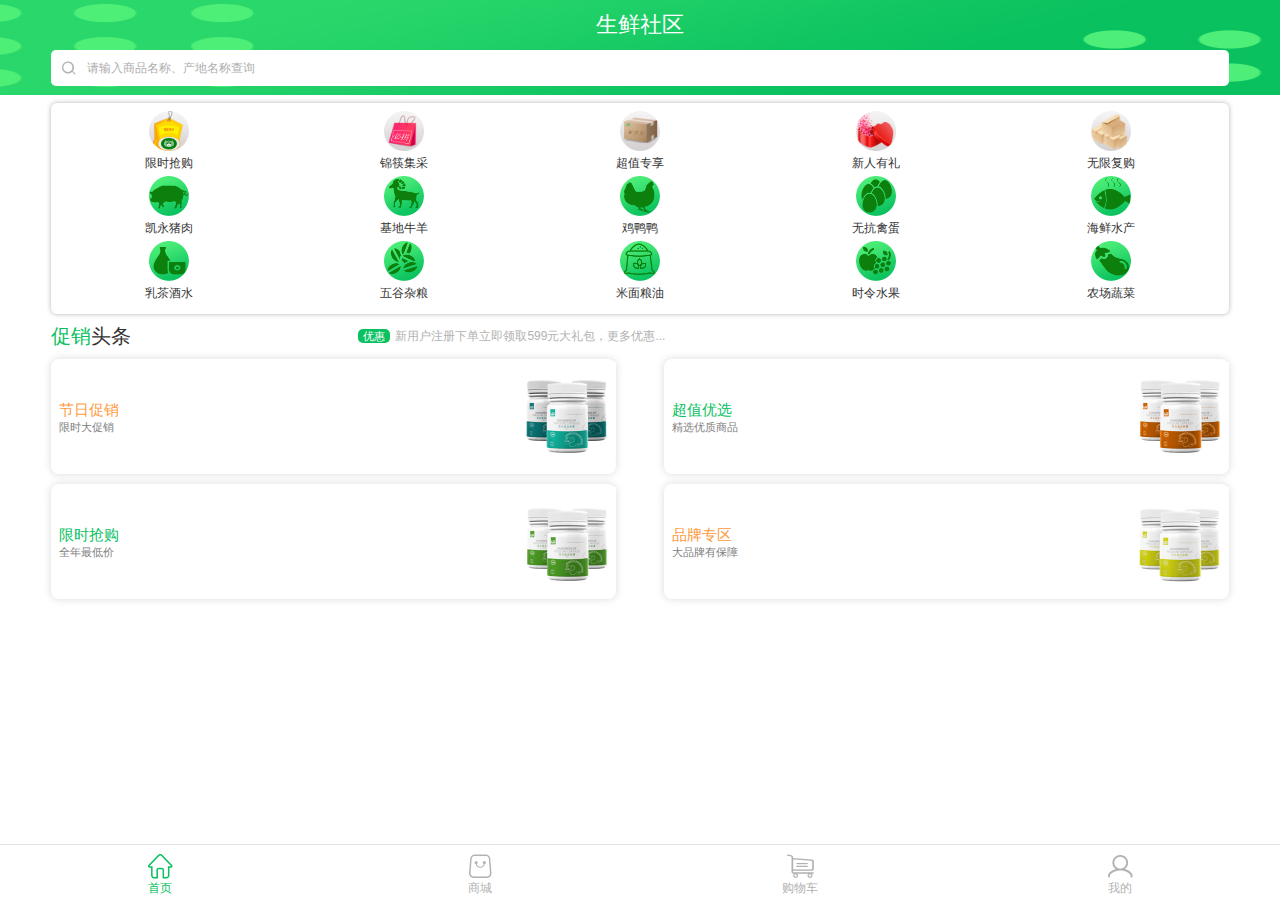
<file: web生鲜/index.html>
﻿<!DOCTYPE html>
<html>
<head>
<meta charset="utf-8">
<meta name="viewport" content="target-densitydpi=device-dpi, width=device-width,height=device-height, initial-scale=1, user-scalable=no, minimum-scale=1.0, maximum-scale=1.0,shrink-to-fit=no" />
<meta name="format-detection" content="telephone=no" />
<link type="text/css" rel="stylesheet" href="css/css.css" />
<title>生鲜</title>
</head>

<body>		
	
	<div class="header">
		<div class="tps">生鲜社区</div>
		<div class="he_search">
			<form action="">
				<input type="search" placeholder="请输入商品名称、产地名称查询" class="text">
			</form>
		</div>
	</div>
	<div class="header_zw"></div>

	<div class="hm_navs">
		<a href="mall.html">
			<img src="images/hnav1.png" alt="">
			<span>限时抢购</span>
		</a>
		<a href="mall.html">
			<img src="images/hnav2.png" alt="">
			<span>锦筷集采</span>
		</a>
		<a href="mall.html">
			<img src="images/hnav3.png" alt="">
			<span>超值专享</span>
		</a>
		<a href="mall.html">
			<img src="images/hnav4.png" alt="">
			<span>新人有礼</span>
		</a>
		<a href="mall.html">
			<img src="images/hnav5.png" alt="">
			<span>无限复购</span>
		</a>

		<a href="mall.html">
			<img src="images/hnav6.png" alt="">
			<span>凯永猪肉</span>
		</a>
		<a href="mall.html">
			<img src="images/hnav7.png" alt="">
			<span>基地牛羊</span>
		</a>
		<a href="mall.html">
			<img src="images/hnav8.png" alt="">
			<span>鸡鸭鸭</span>
		</a>
		<a href="mall.html">
			<img src="images/hnav9.png" alt="">
			<span>无抗禽蛋</span>
		</a>
		<a href="mall.html">
			<img src="images/hnav10.png" alt="">
			<span>海鲜水产</span>
		</a>

		<a href="mall.html">
			<img src="images/hnav11.png" alt="">
			<span>乳茶酒水</span>
		</a>
		<a href="mall.html">
			<img src="images/hnav12.png" alt="">
			<span>五谷杂粮</span>
		</a>
		<a href="mall.html">
			<img src="images/hnav13.png" alt="">
			<span>米面粮油</span>
		</a>
		<a href="mall.html">
			<img src="images/hnav14.png" alt="">
			<span>时令水果</span>
		</a>
		<a href="mall.html">
			<img src="images/hnav15.png" alt="">
			<span>农场蔬菜</span>
		</a>

		<div class="clear"></div>
	</div>

	<div class="hm_topic">
		<div class="tit"><span>促销</span>头条</div>
		
		<div class="swiper-container tpc_slider">
			<span class="tag">优惠</span>
			<a href="#" class="link">新用户注册下单立即领取599元大礼包，更多优惠...</a>
		</div>

		<div class="clear"></div>
	</div>

	<div class="hm_pros">
		<a href="mall.html" class="item">
			<dl>
				<dt class="s1">节日促销</dt>
				<dd>限时大促销</dd>
			</dl>
			<img src="images/test/hpo1.jpg" alt="">
		</a>
		<a href="mall.html" class="item">
			<dl>
				<dt class="s2">超值优选</dt>
				<dd>精选优质商品</dd>
			</dl>
			<img src="images/test/hpo2.jpg" alt="">
		</a>
		<a href="mall.html" class="item">
			<dl>
				<dt class="s2">限时抢购</dt>
				<dd>全年最低价</dd>
			</dl>
			<img src="images/test/hpo3.jpg" alt="">
		</a>
		<a href="mall.html" class="item">
			<dl>
				<dt class="s1">品牌专区</dt>
				<dd>大品牌有保障</dd>
			</dl>
			<img src="images/test/hpo4.jpg" alt="">
		</a>

		<div class="zw"></div>
	</div>
	
	<div class="footer">
		<a href="index.html" class="hover">
			<i class="ico ico1"></i>
			<span>首页</span>
		</a>
		<a href="mall.html">
			<i class="ico ico2"></i>
			<span>商城</span>
		</a>
		<a href="cart.html">
			<i class="ico ico3"></i>
			<span>购物车</span>
		</a>
		<a href="user.html">
			<i class="ico ico4"></i>
			<span>我的</span>
		</a>

	</div>
	<div class="footer_zw"></div>

</body>

</html>
</file>
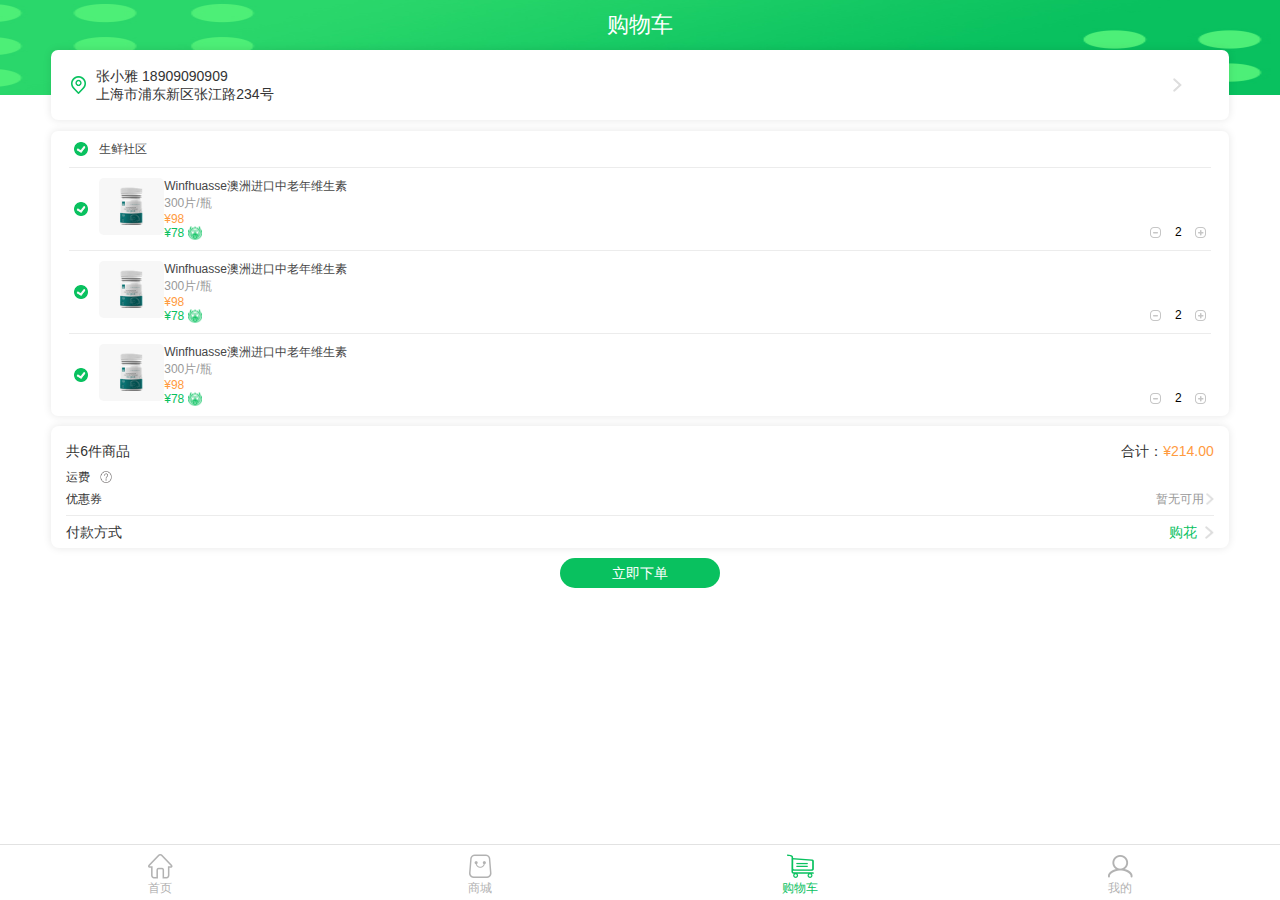
<file: web生鲜/cart.html>
﻿<!DOCTYPE html>
<html>
<head>
<meta charset="utf-8">
<meta name="viewport" content="target-densitydpi=device-dpi, width=device-width,height=device-height, initial-scale=1, user-scalable=no, minimum-scale=1.0, maximum-scale=1.0,shrink-to-fit=no" />
<meta name="format-detection" content="telephone=no" />
<link type="text/css" rel="stylesheet" href="css/css.css" />
<title>生鲜</title>
</head>

<body>		
	
	<div class="header">
		<div class="tps">购物车</div>
		<a href="#" class="card_posa">
			<img src="images/pos.png" alt="" class="pos">
			<ul>
				<li>张小雅  18909090909</li>
				<li>上海市浦东新区张江路234号</li>
			</ul>
		</a>
	</div>
	<div class="header_zw"></div>

	<div class="ca_list">
		
		<div class="sel_all sel_allhover">生鲜社区</div>

		<a href="javascript:;" class="ca_item ca_itemhover">
			<img src="images/test/sale.jpg" alt="" class="photo">
			<div class="intro">
				<div class="name">Winfhuasse澳洲进口中老年维生素</div>
				<div class="price">300片/瓶</div>
				<div class="now">¥98</div>
				<div class="bs">
					<span class="yh">¥78</span>
				</div>				
			</div>
			<div class="num_ctrl">
				<div class="cbtn pre"></div>
				<input type="text" class="text" value="2">
				<div class="cbtn next"></div>
			</div>
			<div class="clear"></div>
		</a>
		<a href="javascript:;" class="ca_item ca_itemhover">
			<img src="images/test/sale.jpg" alt="" class="photo">
			<div class="intro">
				<div class="name">Winfhuasse澳洲进口中老年维生素</div>
				<div class="price">300片/瓶</div>
				<div class="now">¥98</div>
				<div class="bs">
					<span class="yh">¥78</span>
				</div>				
			</div>
			<div class="num_ctrl">
				<div class="cbtn pre"></div>
				<input type="text" class="text" value="2">
				<div class="cbtn next"></div>
			</div>
			<div class="clear"></div>
		</a>
		<a href="javascript:;" class="ca_item ca_itemhover">
			<img src="images/test/sale.jpg" alt="" class="photo">
			<div class="intro">
				<div class="name">Winfhuasse澳洲进口中老年维生素</div>
				<div class="price">300片/瓶</div>
				<div class="now">¥98</div>
				<div class="bs">
					<span class="yh">¥78</span>
				</div>				
			</div>
			<div class="num_ctrl">
				<div class="cbtn pre"></div>
				<input type="text" class="text" value="2">
				<div class="cbtn next"></div>
			</div>
			<div class="clear"></div>
		</a>

	</div>

	<div class="ca_bts">
		
		<div class="tps">
			<div class="lt">共6件商品</div>
			<div class="rt">
				合计：<span class="ye">¥214.00</span>
			</div>
			<div class="clear"></div>
		</div>
		<div class="in">
			<a href="javascript:;" class="yf">运费</a>
		</div>
		<div class="in">
			<div class="lt">优惠券</div>
			<a href="#" class="zw rt">暂无可用</a>
		</div>
		<div class="ends">
			<div class="lt">付款方式</div>
			<a href="#" class="gh">购花</a>
		</div>

	</div>

	<a href="order.html" class="ca_buya">立即下单</a>
	
	
	<div class="footer">
		<a href="index.html" >
			<i class="ico ico1"></i>
			<span>首页</span>
		</a>
		<a href="mall.html">
			<i class="ico ico2"></i>
			<span>商城</span>
		</a>
		<a href="cart.html" class="hover">
			<i class="ico ico3"></i>
			<span>购物车</span>
		</a>
		<a href="user.html">
			<i class="ico ico4"></i>
			<span>我的</span>
		</a>
	</div>
	<div class="footer_zw"></div>

</body>

</html>
</file>
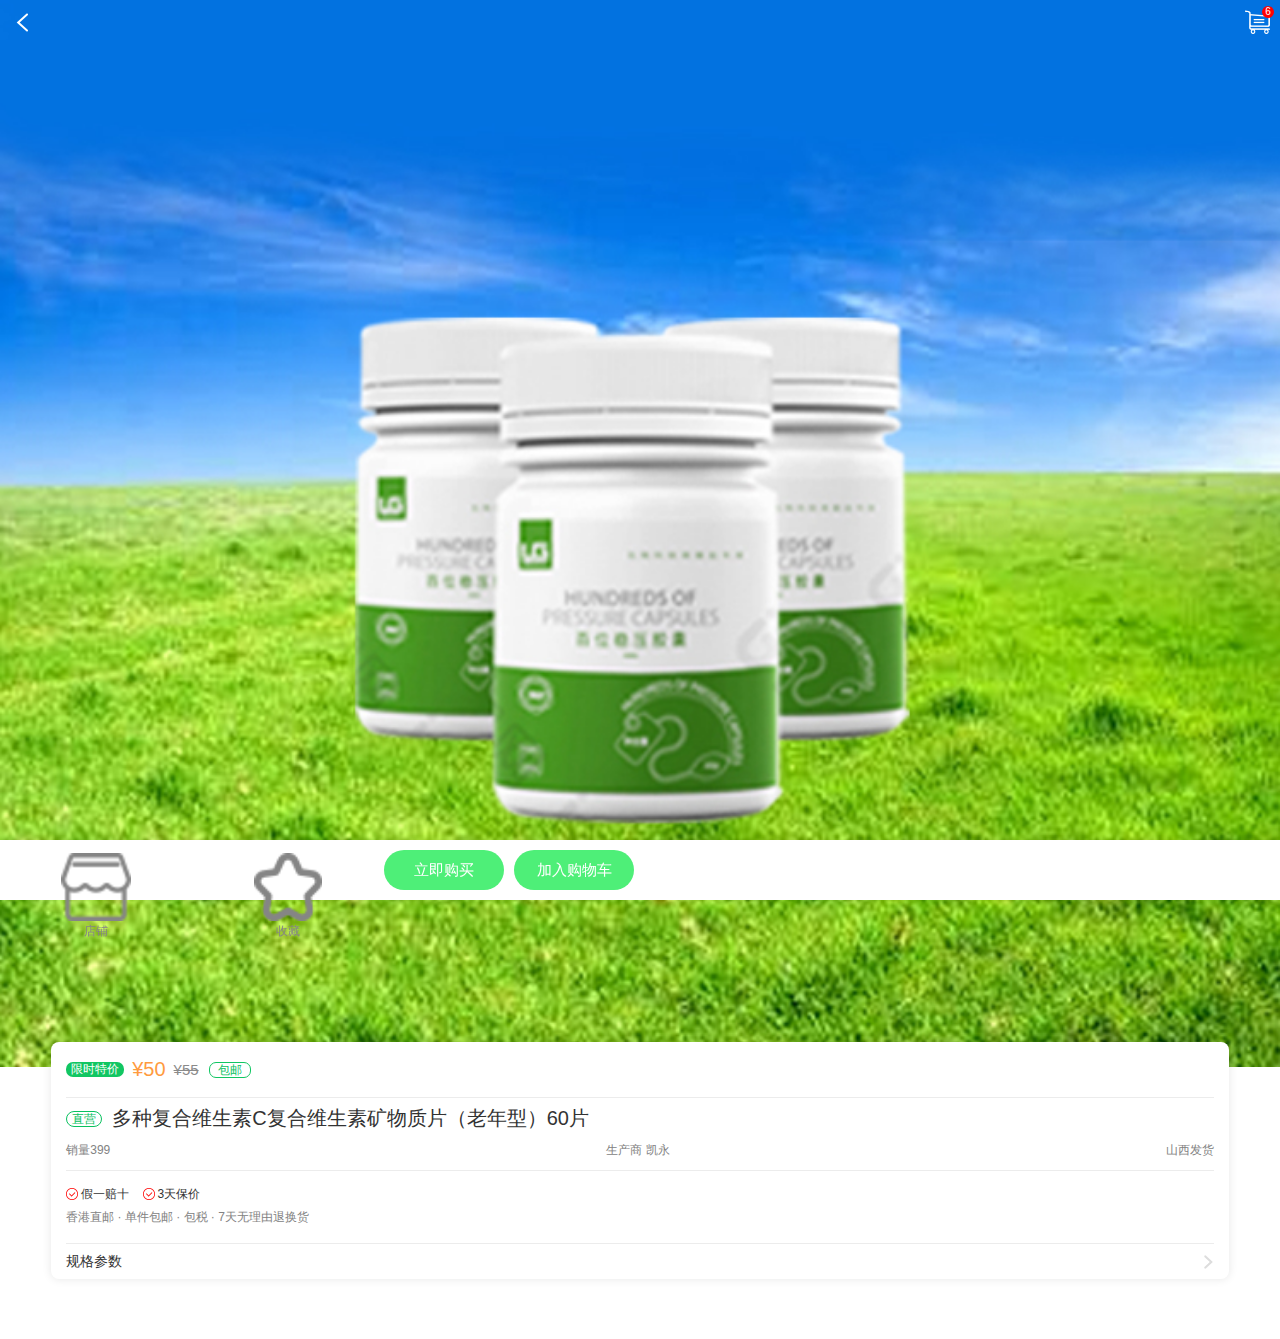
<file: web生鲜/detail.html>
﻿<!DOCTYPE html>
<html>
<head>
<meta charset="utf-8">
<meta name="viewport" content="target-densitydpi=device-dpi, width=device-width,height=device-height, initial-scale=1, user-scalable=no, minimum-scale=1.0, maximum-scale=1.0,shrink-to-fit=no" />
<meta name="format-detection" content="telephone=no" />
<link type="text/css" rel="stylesheet" href="css/css.css" />
<title>生鲜</title>
</head>
<body>
<div class="or_header or_header2"> <a href="mall.html" class="backa"></a> <a href="cart.html" class="carta"><em>6</em></a> </div>
<img src="images/det_banner.jpg" alt="" class="full">
<div class="de_base">
  <div class="tps"> <span class="sin">限时特价</span>
    <div class="now">¥50</div>
    <div class="old">¥55</div>
    <span class="by">包邮</span>
    <div class="clear"></div>
  </div>
  <div class="cbs">
    <div class="name"><span class="zy">直营</span>多种复合维生素C复合维生素矿物质片（老年型）60片</div>
    <div class="tags"> <span>销量399</span> <span>生产商 凯永</span> <span>山西发货</span> </div>
  </div>
  <div class="jia">
    <div class="ts"> <span>假一赔十</span> <span>3天保价</span> </div>
    <div class="tips"> 香港直邮 · 单件包邮 · 包税 · 7天无理由退换货 </div>
  </div>
  <a href="#" class="gg">规格参数</a> </div>
<div class="de_bar"> <a href="rec.html" class="btn btn1"> <i class="ico ico1"></i> <span>店铺</span> </a> <a href="javascript:;" class="btn btn2"> <i class="ico ico2"></i> <span>收藏</span> </a> <a href="cart.html" class="go">立即购买</a> <a href="cart.html" class="go">加入购物车</a> </div>
<div class="de_zw"></div>
</body>
</html>
</file>
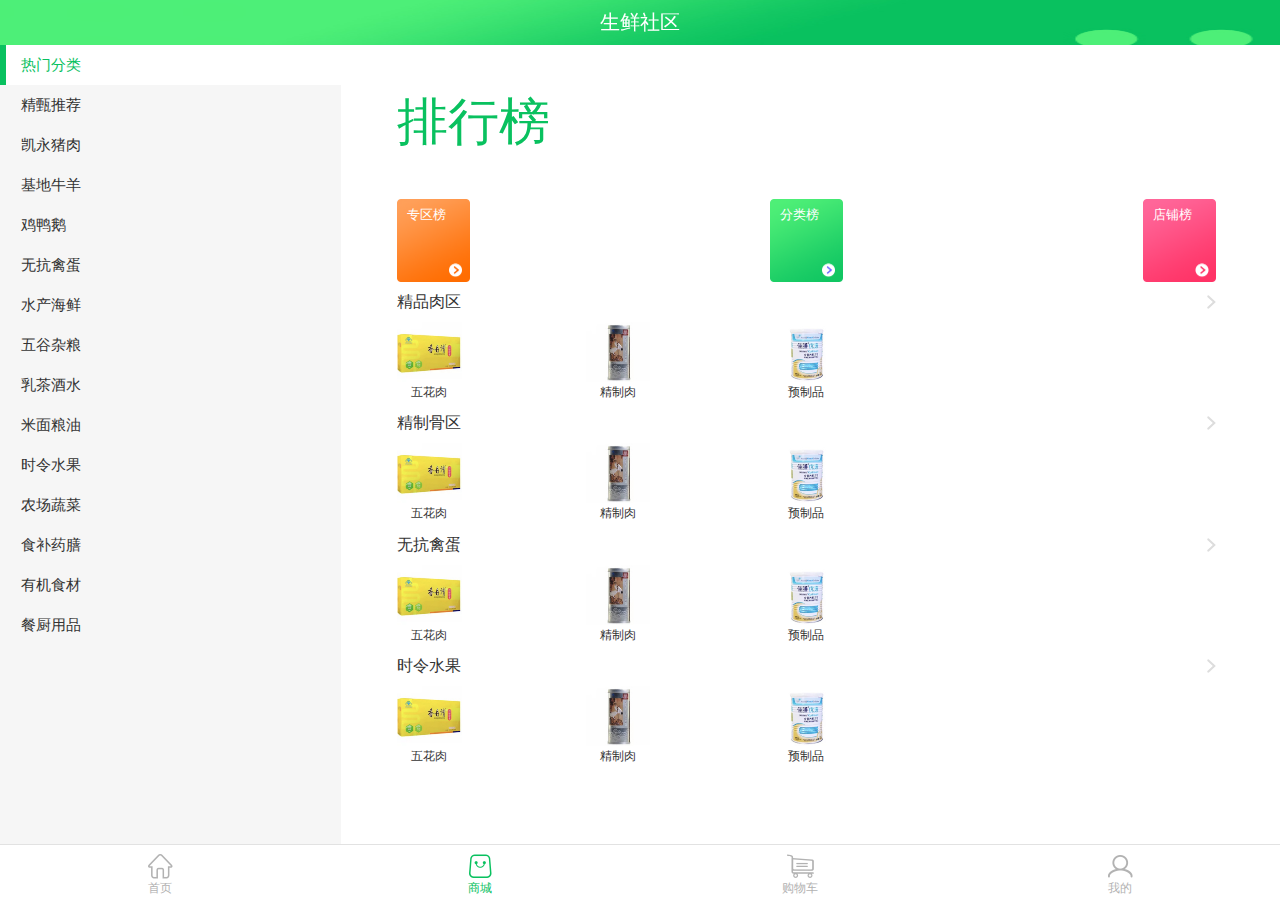
<file: web生鲜/mall.html>
﻿<!DOCTYPE html>
<html>
<head>
<meta charset="utf-8">
<meta name="viewport" content="target-densitydpi=device-dpi, width=device-width,height=device-height, initial-scale=1, user-scalable=no, minimum-scale=1.0, maximum-scale=1.0,shrink-to-fit=no" />
<meta name="format-detection" content="telephone=no" />
<link type="text/css" rel="stylesheet" href="css/css.css" />
<title>生鲜</title>
</head>

<body>		
	
	<div class="or_header">
		生鲜社区
	</div>
	
	<div class="ma_handle">
		<a href="javascript:;" class="btn hover">热门分类</a>
		<a href="javascript:;" class="btn">精甄推荐</a>
		<a href="javascript:;" class="btn">凯永猪肉</a>
		<a href="javascript:;" class="btn">基地牛羊</a>
		<a href="javascript:;" class="btn">鸡鸭鹅</a>
		<a href="javascript:;" class="btn">无抗禽蛋</a>
		<a href="javascript:;" class="btn">水产海鲜</a>
		<a href="javascript:;" class="btn">五谷杂粮</a>
		<a href="javascript:;" class="btn">乳茶酒水</a>
		<a href="javascript:;" class="btn">米面粮油</a>
		<a href="javascript:;" class="btn">时令水果</a>
		<a href="javascript:;" class="btn">农场蔬菜</a>
		<a href="javascript:;" class="btn">食补药膳</a>
		<a href="javascript:;" class="btn">有机食材</a>
		<a href="javascript:;" class="btn">餐厨用品</a>
	</div>

	<div class="ma_con show">
		
		<div class="head1">排行榜</div>

		<div class="ma_ph">
			<a href="sales.html" class="item item1">专区榜</a>
			<a href="sales.html" class="item item2">分类榜</a>
			<a href="sales.html" class="item item3">店铺榜</a>
		</div>

		<div class="ma_floor">
			<a href="sales.html" class="link">精品肉区</a>
			<div class="ma_lks">
				<a href="detail.html" class="item">
					<img src="images/test/jp1.jpg" alt="">
					<span>五花肉</span>
				</a>
				<a href="detail.html" class="item">
					<img src="images/test/jp2.jpg" alt="">
					<span>精制肉</span>
				</a>
				<a href="detail.html" class="item">
					<img src="images/test/jp3.jpg" alt="">
					<span>预制品</span>
				</a>

				<div class="zw"></div>
				<div class="zw"></div>
			</div>
		</div>

		<div class="ma_floor">
			<a href="sales.html" class="link">精制骨区</a>
			<div class="ma_lks">
				<a href="detail.html" class="item">
					<img src="images/test/jp1.jpg" alt="">
					<span>五花肉</span>
				</a>
				<a href="detail.html" class="item">
					<img src="images/test/jp2.jpg" alt="">
					<span>精制肉</span>
				</a>
				<a href="detail.html" class="item">
					<img src="images/test/jp3.jpg" alt="">
					<span>预制品</span>
				</a>

				<div class="zw"></div>
				<div class="zw"></div>
			</div>
		</div>

		<div class="ma_floor">
			<a href="sales.html" class="link">无抗禽蛋</a>
			<div class="ma_lks">
				<a href="detail.html" class="item">
					<img src="images/test/jp1.jpg" alt="">
					<span>五花肉</span>
				</a>
				<a href="detail.html" class="item">
					<img src="images/test/jp2.jpg" alt="">
					<span>精制肉</span>
				</a>
				<a href="detail.html" class="item">
					<img src="images/test/jp3.jpg" alt="">
					<span>预制品</span>
				</a>

				<div class="zw"></div>
				<div class="zw"></div>
			</div>
		</div>

		<div class="ma_floor">
			<a href="sales.html" class="link">时令水果</a>
			<div class="ma_lks">
				<a href="detail.html" class="item">
					<img src="images/test/jp1.jpg" alt="">
					<span>五花肉</span>
				</a>
				<a href="detail.html" class="item">
					<img src="images/test/jp2.jpg" alt="">
					<span>精制肉</span>
				</a>
				<a href="#" class="item">
					<img src="images/test/jp3.jpg" alt="">
					<span>预制品</span>
				</a>

				<div class="zw"></div>
				<div class="zw"></div>
			</div>
		</div>

	</div>
	
	
	<div class="footer">
		<a href="index.html">
			<i class="ico ico1"></i>
			<span>首页</span>
		</a>
		<a href="mall.html" class="hover">
			<i class="ico ico2"></i>
			<span>商城</span>
		</a>
		<a href="cart.html">
			<i class="ico ico3"></i>
			<span>购物车</span>
		</a>
		<a href="user.html">
			<i class="ico ico4"></i>
			<span>我的</span>
		</a>
	</div>
	

</body>

</html>
</file>
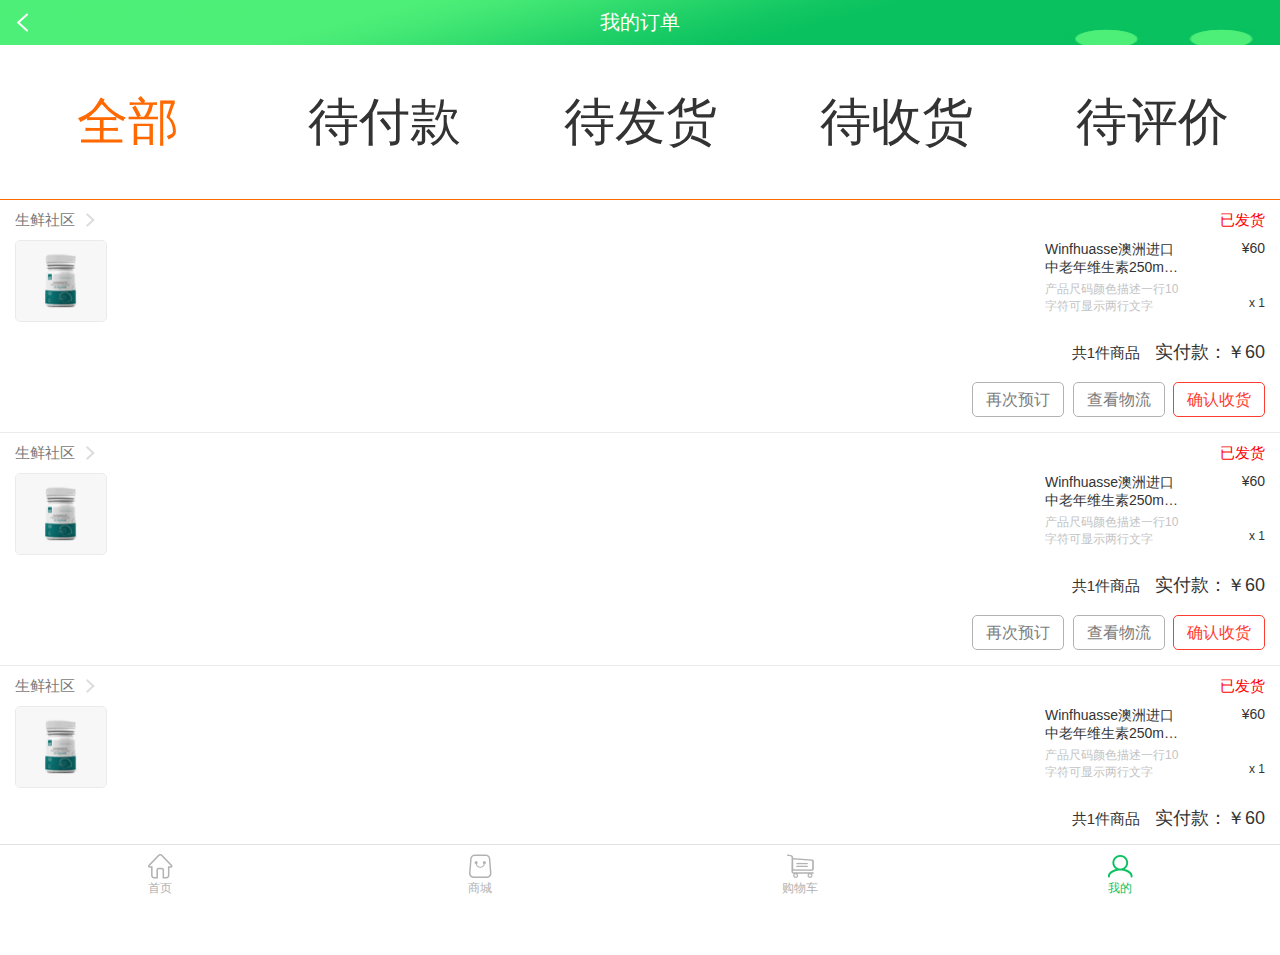
<file: web生鲜/order.html>
﻿<!DOCTYPE html>
<html>
<head>
<meta charset="utf-8">
<meta name="viewport" content="target-densitydpi=device-dpi, width=device-width,height=device-height, initial-scale=1, user-scalable=no, minimum-scale=1.0, maximum-scale=1.0,shrink-to-fit=no" />
<meta name="format-detection" content="telephone=no" />
<link type="text/css" rel="stylesheet" href="css/css.css" />
<title>生鲜</title>
</head>

<body>		
	
	<div class="or_header">
		<a href="cart.html" class="backa"></a>
		我的订单
	</div>
	<div class="or_zw"></div>

	<div class="or_handle">
		<a href="javascript:;" class="btn hover">全部</a>
		<a href="javascript:;" class="btn">待付款</a>
		<a href="javascript:;" class="btn">待发货</a>
		<a href="javascript:;" class="btn">待收货</a>
		<a href="javascript:;" class="btn">待评价</a>
	</div>

	<div class="or_con show">
		
		<div class="or_item">
			
			<div class="tps">
				<a href="#" class="shop">生鲜社区</a>
				<div class="type">已发货</div>
			</div>

			<a href="#" class="photo">
				<img src="images/test/sale.jpg" alt="">
			</a>

			<div class="intro">
				<div class="name">Winfhuasse澳洲进口中老年维生素250mg/粒...</div>
				<div class="price">¥60</div>
				<div class="clear"></div>
				<div class="ms">产品尺码颜色描述一行10字符可显示两行文字</div>
				<div class="num">x 1</div>
			</div>

			<div class="clear"></div>

			<div class="counts">
				<span>共1件商品</span><em>实付款：￥60</em>
			</div>

			<div class="ctrls">
				<a href="#">再次预订</a>
				<a href="#">查看物流</a>
				<a href="#" class="a3">确认收货</a>
			</div>


			<div class="clear"></div>

		</div>
		<div class="or_item">
			
			<div class="tps">
				<a href="#" class="shop">生鲜社区</a>
				<div class="type">已发货</div>
			</div>

			<a href="#" class="photo">
				<img src="images/test/sale.jpg" alt="">
			</a>

			<div class="intro">
				<div class="name">Winfhuasse澳洲进口中老年维生素250mg/粒...</div>
				<div class="price">¥60</div>
				<div class="clear"></div>
				<div class="ms">产品尺码颜色描述一行10字符可显示两行文字</div>
				<div class="num">x 1</div>
			</div>

			<div class="clear"></div>

			<div class="counts">
				<span>共1件商品</span><em>实付款：￥60</em>
			</div>

			<div class="ctrls">
				<a href="#">再次预订</a>
				<a href="#">查看物流</a>
				<a href="#" class="a3">确认收货</a>
			</div>


			<div class="clear"></div>

		</div>
		<div class="or_item">
			
			<div class="tps">
				<a href="#" class="shop">生鲜社区</a>
				<div class="type">已发货</div>
			</div>

			<a href="#" class="photo">
				<img src="images/test/sale.jpg" alt="">
			</a>

			<div class="intro">
				<div class="name">Winfhuasse澳洲进口中老年维生素250mg/粒...</div>
				<div class="price">¥60</div>
				<div class="clear"></div>
				<div class="ms">产品尺码颜色描述一行10字符可显示两行文字</div>
				<div class="num">x 1</div>
			</div>

			<div class="clear"></div>

			<div class="counts">
				<span>共1件商品</span><em>实付款：￥60</em>
			</div>

			<div class="ctrls">
				<a href="#">再次预订</a>
				<a href="#">查看物流</a>
				<a href="#" class="a3">确认收货</a>
			</div>


			<div class="clear"></div>

		</div>

	</div>
	
	<div class="footer">
		<a href="index.html">
			<i class="ico ico1"></i>
			<span>首页</span>
		</a>
		<a href="mall.html">
			<i class="ico ico2"></i>
			<span>商城</span>
		</a>
		<a href="cart.html">
			<i class="ico ico3"></i>
			<span>购物车</span>
		</a>
		<a href="user.html" class="hover">
			<i class="ico ico4"></i>
			<span>我的</span>
		</a>

	</div>
	<div class="footer_zw"></div>

</body>

</html>
</file>
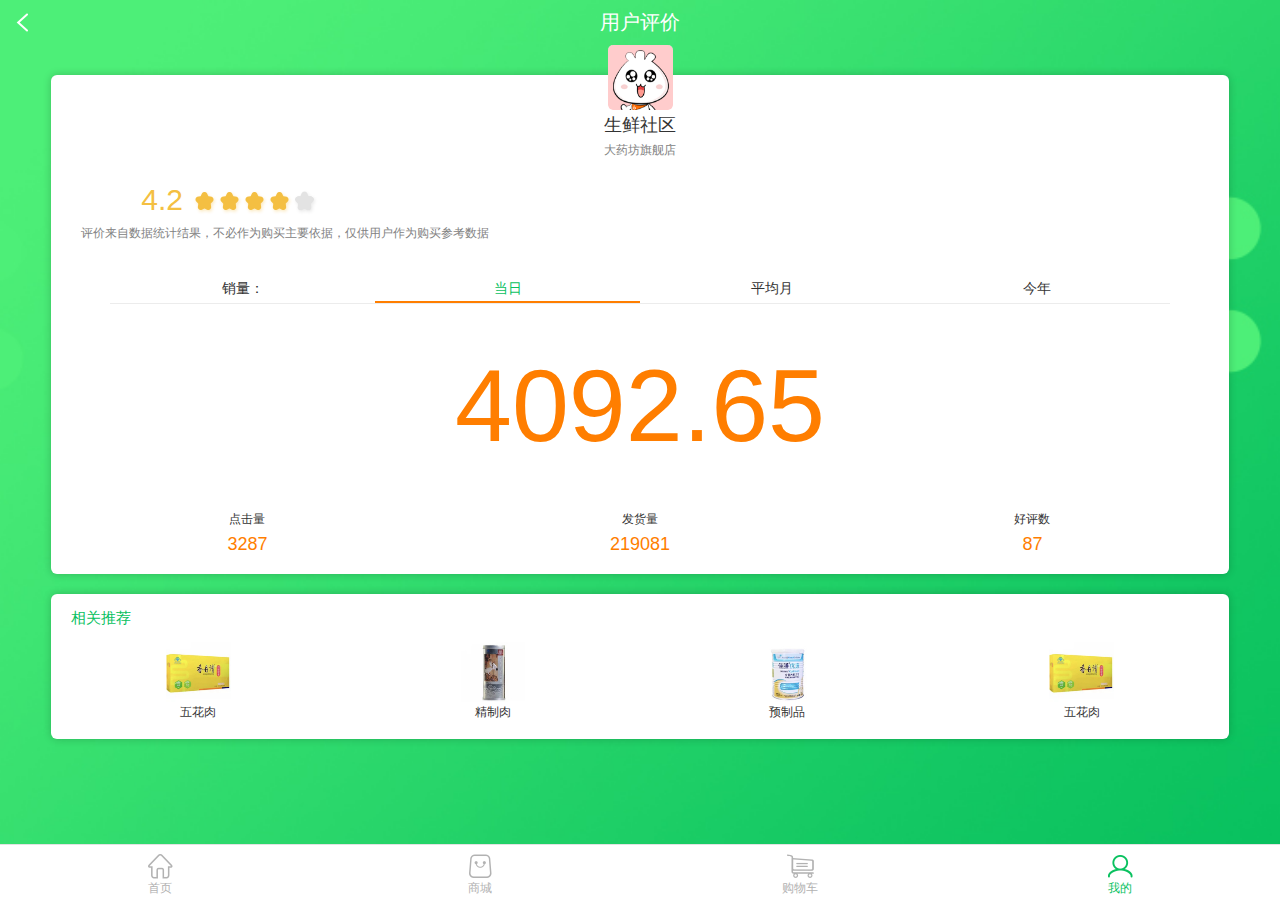
<file: web生鲜/rec.html>
﻿<!DOCTYPE html>
<html>
<head>
<meta charset="utf-8">
<meta name="viewport" content="target-densitydpi=device-dpi, width=device-width,height=device-height, initial-scale=1, user-scalable=no, minimum-scale=1.0, maximum-scale=1.0,shrink-to-fit=no" />
<meta name="format-detection" content="telephone=no" />
<link type="text/css" rel="stylesheet" href="css/css.css" />
<title>生鲜</title>
</head>

<body class="recbg">		
	
	<div class="or_header or_header2">
		<a href="javascript:;" class="backa"></a>
		用户评价
	</div>
	<div class="or_zw"></div>

	<div class="rec_top">

		<div class="face">
			<img src="images/test/face1.png" alt="">
		</div>

		<dl class="d1">
			<dt>生鲜社区</dt>
			<dd>大药坊旗舰店</dd>
		</dl>
		<div class="score">
			<span class="num">4.2</span>
			<div class="stars">
				<img src="images/starh.png" alt="">
				<img src="images/starh.png" alt="">
				<img src="images/starh.png" alt="">
				<img src="images/starh.png" alt="">
				<img src="images/star.png" alt="">
			</div>
		</div>
		<div class="tip">评价来自数据统计结果，不必作为购买主要依据，仅供用户作为购买参考数据</div>

		<div class="handle">
			<a href="javascript:;" class="btn">销量：</a>
			<a href="javascript:;" class="btn hover">当日</a>
			<a href="javascript:;" class="btn">平均月</a>
			<a href="javascript:;" class="btn">今年</a>
		</div>

		<div class="price">4092.65</div>

		<dl class="item">
			<dt>点击量</dt>
			<dd>3287</dd>
		</dl>
		<dl class="item">
			<dt>发货量</dt>
			<dd>219081</dd>
		</dl>
		<dl class="item">
			<dt>好评数</dt>
			<dd>87</dd>
		</dl>

		<div class="clear"></div>

	</div>

	<div class="rec_tj">
		<div class="title">相关推荐</div>
		<a href="#" class="item">
			<img src="images/test/jp1.jpg" alt="">
			<span>五花肉</span>
		</a>
		<a href="#" class="item">
			<img src="images/test/jp2.jpg" alt="">
			<span>精制肉</span>
		</a>
		<a href="#" class="item">
			<img src="images/test/jp3.jpg" alt="">
			<span>预制品</span>
		</a>
		<a href="#" class="item">
			<img src="images/test/jp1.jpg" alt="">
			<span>五花肉</span>
		</a>
		<div class="clear"></div>
	</div>
	
	
	<div class="footer">
		<a href="index.html">
			<i class="ico ico1"></i>
			<span>首页</span>
		</a>
		<a href="mall.html">
			<i class="ico ico2"></i>
			<span>商城</span>
		</a>
		<a href="cart.html">
			<i class="ico ico3"></i>
			<span>购物车</span>
		</a>
		<a href="user.html" class="hover">
			<i class="ico ico4"></i>
			<span>我的</span>
		</a>

	</div>
	<div class="footer_zw"></div>

</body>

</html>
</file>
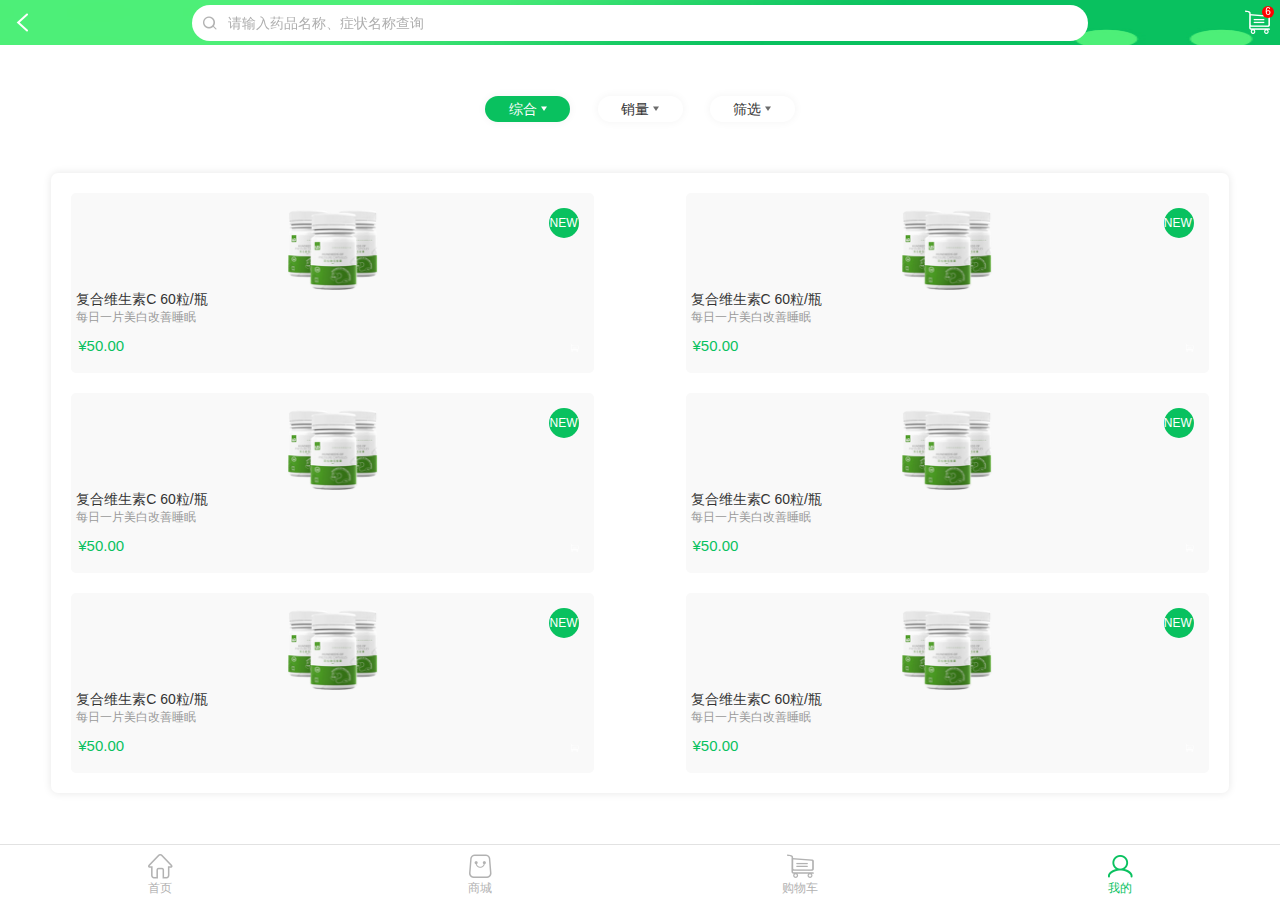
<file: web生鲜/sales.html>
﻿<!DOCTYPE html>
<html>
<head>
<meta charset="utf-8">
<meta name="viewport" content="target-densitydpi=device-dpi, width=device-width,height=device-height, initial-scale=1, user-scalable=no, minimum-scale=1.0, maximum-scale=1.0,shrink-to-fit=no" />
<meta name="format-detection" content="telephone=no" />
<link type="text/css" rel="stylesheet" href="css/css.css" />
<title>生鲜</title>
</head>

<body>		
	
	<div class="or_header">
		<a href="javascript:;" class="backa"></a>
		<div class="or_search">
			<form action="">
				<input type="search" placeholder="请输入药品名称、症状名称查询" class="text">
			</form>
		</div>
		<a href="javascript:;" class="carta"><em>6</em></a>
	</div>
	<div class="or_zw"></div>
	
	<div class="or_sort">
		<a href="javascript:;" class="btn hover"><span>综合</span></a>
		<a href="javascript:;" class="btn"><span>销量</span></a>
		<a href="javascript:;" class="btn"><span class="sx">筛选</span></a>
	</div>
	
	<div class="or_list">
		
		<div class="os_item"><a href="detail.html">
			<div class="ne">NEW</div>
			<img src="images/test/sale.png" alt="" class="photo">
			<div class="name">
				<span class="nm">复合维生素C    60粒/瓶 </span>
			</div>
			<div class="tags">每日一片美白改善睡眠</div>
			<div class="price">¥50.00</div>
			<div class="carta"></div></a>
		</div>

		<div class="os_item"><a href="detail.html">
			<div class="ne">NEW</div>
			<img src="images/test/sale.png" alt="" class="photo">
			<div class="name">
				<span class="nm">复合维生素C    60粒/瓶 </span>
			</div>
			<div class="tags">每日一片美白改善睡眠</div>
			<div class="price">¥50.00</div>
			<div class="carta"></div></a>
		</div>
		<div class="os_item"><a href="detail.html">
			<div class="ne">NEW</div>
			<img src="images/test/sale.png" alt="" class="photo">
			<div class="name">
				<span class="nm">复合维生素C    60粒/瓶 </span>
			</div>
			<div class="tags">每日一片美白改善睡眠</div>
			<div class="price">¥50.00</div>
			<div class="carta"></div></a>
		</div>

		<div class="os_item"><a href="detail.html">
			<div class="ne">NEW</div>
			<img src="images/test/sale.png" alt="" class="photo">
			<div class="name">
				<span class="nm">复合维生素C    60粒/瓶 </span>
			</div>
			<div class="tags">每日一片美白改善睡眠</div>
			<div class="price">¥50.00</div>
			<div class="carta"></div></a>
		</div>
		<div class="os_item"><a href="detail.html">
			<div class="ne">NEW</div>
			<img src="images/test/sale.png" alt="" class="photo">
			<div class="name">
				<span class="nm">复合维生素C    60粒/瓶 </span>
			</div>
			<div class="tags">每日一片美白改善睡眠</div>
			<div class="price">¥50.00</div>
			<div class="carta"></div></a>
		</div>

		<div class="os_item"><a href="detail.html">
			<div class="ne">NEW</div>
			<img src="images/test/sale.png" alt="" class="photo">
			<div class="name">
				<span class="nm">复合维生素C    60粒/瓶 </span>
			</div>
			<div class="tags">每日一片美白改善睡眠</div>
			<div class="price">¥50.00</div>
			<div class="carta"></div></a>
		</div>

		<div class="zw"></div>
	</div>
	
	<div class="footer">
		<a href="index.html">
			<i class="ico ico1"></i>
			<span>首页</span>
		</a>
		<a href="mall.html">
			<i class="ico ico2"></i>
			<span>商城</span>
		</a>
		<a href="cart.html">
			<i class="ico ico3"></i>
			<span>购物车</span>
		</a>
		<a href="user.html" class="hover">
			<i class="ico ico4"></i>
			<span>我的</span>
		</a>

	</div>
	<div class="footer_zw"></div>

</body>

</html>
</file>
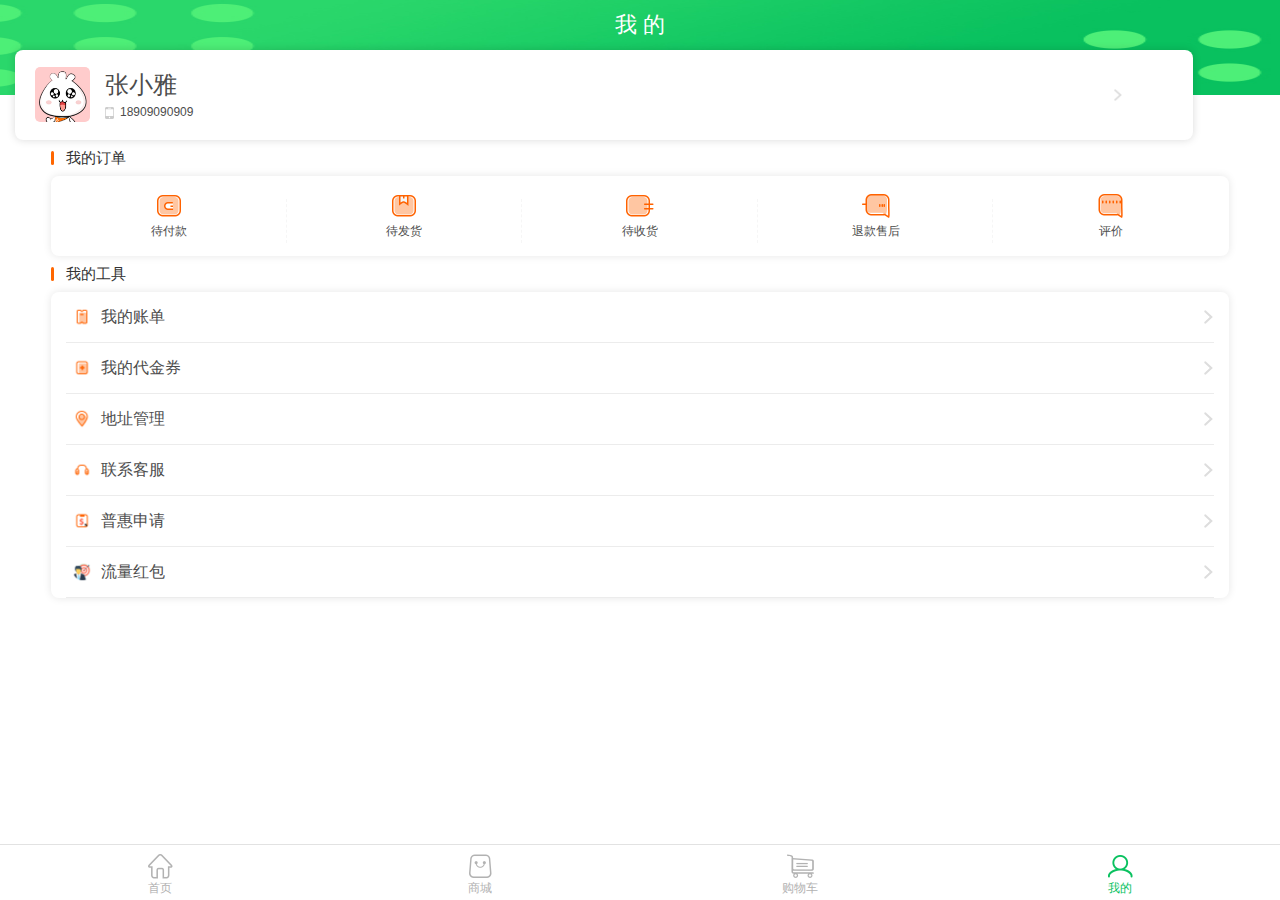
<file: web生鲜/user.html>
﻿<!DOCTYPE html>
<html>
<head>
<meta charset="utf-8">
<meta name="viewport" content="target-densitydpi=device-dpi, width=device-width,height=device-height, initial-scale=1, user-scalable=no, minimum-scale=1.0, maximum-scale=1.0,shrink-to-fit=no" />
<meta name="format-detection" content="telephone=no" />
<link type="text/css" rel="stylesheet" href="css/css.css" />
<title>生鲜</title>
</head>
<body>
<div class="header">
  <div class="tps">我 的</div>
  <a href="#" class="us_top">
  <div class="face"> <img src="images/test/face1.png" alt=""> </div>
  <dl>
    <dt>张小雅</dt>
    <dd>18909090909</dd>
  </dl>
  </a> </div>
<div class="header_zw"></div>
<div style="height:45px;"></div>
<div class="us_head"><i></i>我的订单</div>
<div class="us_navs"> <a href="order.html"> <img src="images/usn1.png" alt=""> <span>待付款</span> </a>
  <div class="fg"></div>
  <a href="order.html"> <img src="images/usn2.png" alt=""> <span>待发货</span> </a>
  <div class="fg"></div>
  <a href="order.html"> <img src="images/usn3.png" alt=""> <span>待收货</span> </a>
  <div class="fg"></div>
  <a href="order.html"> <img src="images/usn4.png" alt=""> <span>退款售后</span> </a>
  <div class="fg"></div>
  <a href="order.html"> <img src="images/usn5.png" alt=""> <span>评价</span> </a>
  <div class="clear"></div>
</div>
<div class="us_head"><i></i>我的工具</div>
<div class="us_links"> <a href="#"><img src="images/uk1.png" alt="">我的账单</a> <a href="#"><img src="images/uk2.png" alt="">我的代金券</a> <a href="#"><img src="images/uk3.png" alt="">地址管理</a> <a href="#"><img src="images/uk4.png" alt="">联系客服</a> <a href="#"><img src="images/uk5.png" alt="">普惠申请</a> <a href="#"><img src="images/uk6.png" alt="">流量红包</a> </div>
<div class="footer"> <a href="index.html" > <i class="ico ico1"></i> <span>首页</span> </a> <a href="mall.html"> <i class="ico ico2"></i> <span>商城</span> </a> <a href="cart.html"> <i class="ico ico3"></i> <span>购物车</span> </a> <a href="user.html" class="hover"> <i class="ico ico4"></i> <span>我的</span> </a> </div>
<div class="footer_zw"></div>
</body>
</html>
</file>
<file: web生鲜/css/css.css>
﻿/*通用类*/
*{
	margin:0;		
	padding:0;
	-webkit-tap-highlight-color: rgba(0,0,0,0);
}


/*兼容老设备的rem-px基准*/
html{
	font-size:42.6667px;	
}
@media screen and (max-width: 320px){ 
  html{
  	font-size:42.6667px;
  }
}
@media screen and (min-width: 321px) and (max-width: 360px){ 
  html{
  	font-size:48px;
  }
}
@media screen and (min-width: 361px) and (max-width: 375px){ 
  html{
  	font-size:50px;
  }
}
@media screen and (min-width: 376px) and (max-width: 414px){ 
  html{
  	font-size:55px;
  }
}
@media screen and (min-width: 415px) and (max-width: 484px){ 
  html{
  	font-size:64px;
  }
}
@media screen and (min-width: 485px) and (max-width: 720px){ 
  html{
  	font-size:96px;
  }
}
@media screen and (min-width: 721px) and (max-width: 768px){ 
  html{
  	font-size:102px;
  }
}
@media screen and (min-width: 769px) and (max-width: 1080px){ 
  html{
  	font-size:144px;
  }
}
@media screen and (min-width: 1080px){ 
  html{
  	font-size:144px;
  }
}
/*新设备的rem-vw标准*/
html{	
	overflow-x:hidden;
	font-size:13.3333333333vw;	/*一便rem.js失效，这里起作用*/
}

body{		
	width:100%;	
	min-width:320px;
	min-height: 100vh;
	margin:0 auto;	
	font-family:PingFang SC,Hiragino Sans GB,Microsoft YaHei UI,Microsoft YaHei,Source Han Sans CN,sans-serif;
	background:#fff;
	overflow-x:hidden;
	text-align:left;	
	position:relative;
	font-size:12px;
	-webkit-text-size-adjust: 100% !important;
	text-size-adjust: 100% !important;
	-moz-text-size-adjust: 100% !important;
	color:#333;
}

img{
	border:none;	
}
h1,h2,h3{
	font-weight:normal;	
}
a{
	color:#333;
	text-decoration:none;	
	-webkit-tap-highlight-color: rgba(0,0,0,0);
	-webkit-tap-highlight-color:transparent;
	outline:none；
}
input,textarea,select{
	font-family:PingFang SC,Hiragino Sans GB,Microsoft YaHei UI,Microsoft YaHei,Source Han Sans CN,sans-serif;
	font-size:1em;
	outline:none;
	margin:0;
	padding:0;
}
input::-webkit-input-placeholder {
	color: #aeaeae !important;
}
textarea::-webkit-input-placeholder {
	color: #aeaeae !important;
}
input[type='button'],input[type='text'],input[type='search'], input[type='submit'], input[type='reset'],input[type='date'],input[type='time'],input[type='number'] {
	-webkit-appearance: none;
}
select{
	-webkit-appearance: none;
	-webkit-appearance: none;
	appearance:none;
    -moz-appearance:none;
    -webkit-appearance:none;
    border:none;	
}
textarea{ 
	-webkit-appearance: none;
}
input::-webkit-outer-spin-button,input::-webkit-inner-spin-button{
    -webkit-appearance: none !important;
    margin: 0;
}
ul,ol{
	padding:0;
	list-style-type:none;	
}
em{
	font-style:normal;	
}
.lt{
	float:left;	
}
.rt{
	float:right;	
}
input.sub,label{
	border:none;	
	cursor:pointer;
}
input,textarea{
	font-family:PingFang SC,Hiragino Sans GB,Microsoft YaHei UI,Microsoft YaHei,Source Han Sans CN,sans-serif;
	outline:none;	
	margin:0;
	padding:0;
}
table{
	border-collapse:collapse;	
}
td,th{
	padding:0;	
}
div.clear{
	font: 0px Arial; line-height:0;
	height:0; 
	overflow:hidden;	
	clear:both;	
}


.banner{
	width:100%;
}
.banner .swiper-slide{
	width:100%;
}
.banner .swiper-slide img{
	display: block;
	width:100%;
	height:auto;
}
.banner .swiper-pagination-bullet{
	opacity:1;
	background:#ccc;
}
.banner .swiper-pagination-bullet-active{
	background:#d43e35;
}

.header{
	height: 95px;
	background:url("../images/headerbg.jpg") no-repeat top center;
	background-size:100% 100%;	
	position: relative;
	z-index: 100;
}
.header .tps{
	height: 50px;
	line-height: 50px;
	text-align: center;
	font-size:22px;
	color:#fff;
}
.he_search{
	width: 92%;
	height: 36px;
	margin:0 auto;
	background:#fff;
	border-radius:5px;
}
.he_search .text{
	width: 100%;
	height: 36px;
	border:0;
	background:url("../images/head_sub.png") no-repeat left center;
	background-size:auto 100%;
	text-indent:36px;
}
.header_zw{
	height: 0;
	display: none;
}
.hm_navs{
	width: 92%;
	margin:8px auto 0 auto;
	border-radius:6px;
	box-shadow:0 0 5px rgba(0,0,0,0.3);
	padding:8px 0;
}
.hm_navs a{
	display: block;
	width: 20%;
	float: left;
	text-align: center;
	line-height: 25px;
}
.hm_navs img{
	width: 40px;
	height: 40px;
	margin:0 auto;
	display: block;
}
.hm_topic{
	height: 45px;
	line-height: 45px;
	padding-left:4%;
}
.hm_topic .tit{
	float: left;
	font-size:20px;
	color:#323232;
}
.hm_topic .tit span{
	color:#09c15f;
}
.tpc_slider{
	float: right;
	width: 75%;
	height: 45px;
	position: relative;
	overflow: hidden;
}
.tpc_slider .tag{
	float: left;
	display: inline-block;
	color:#fff;
	height: 14px;
	background:#09c15f;	
	padding:0 5px;
	line-height: 14px;
	border-radius:5px;
	font-size:11px;
	margin:15px 5px 0 0;
}
.tpc_slider .link{
	float: left;
	color:#b2b2b2;
	display:inline-block;
	max-width:70%;
	overflow:hidden;
	text-overflow:ellipsis;
	white-space:nowrap;
}
.hm_pros{
	padding:0 4%;
	display:flex;
	justify-content: space-between;
	flex-wrap:wrap;
}
.hm_pros .zw{
	width: 48%;
	height: 0;
}
.hm_pros .item{
	width: 48%;
	height: 115px;
	margin-bottom:10px;
	border-radius:8px;
	box-shadow:0 0 8px rgba(0,0,0,0.15);
	position: relative;
}
.hm_pros .item img{
	display: block;
	width: 100px;
	height: 100px;
	position: absolute;
	right: 0;
	top: 3px;
}
.hm_pros dl{
	position: absolute;
	left: 8px;
	top: 50%;
	-webkit-transform: translateY(-50%);
	-ms-transform: translateY(-50%);
	-o-transform: translateY(-50%);
	transform: translateY(-50%);
	z-index: 20;
}
.hm_pros dt{
	height: 20px;
	line-height: 20px;
	font-size:15px;
}
.hm_pros .s1{
	color:#ff9b3f;
}
.hm_pros .s2{
	color:#09c15f;
}
.hm_pros dd{
	line-height: 15px;
	color:#7e7e7e;
	font-size:11px;
}

.footer{
	width: 100%;
	position: fixed;
	left: 0;
	bottom: 0;
	z-index: 100;
	height: 55px;
	background:#fff;
	border-top:1px solid #e2e2e2;
}
.footer a{
	float: left;
	display: block;
	width: 25%;
	height: 55px;
	box-sizing:border-box;
	padding-top:8px;
	text-align: center;
	color:#b2b2b2;
}
.footer .ico{
	display: block;
	height: 27px;
	width: 100%;
	background-repeat:no-repeat;
	background-position:top center;
	background-size:auto 200%;
}
.footer .ico1{
	background-image:url("../images/ft1.png");
}
.footer .ico2{
	background-image:url("../images/ft2.png");
}
.footer .ico3{
	background-image:url("../images/ft3.png");
}
.footer .ico4{
	background-image:url("../images/ft4.png");
}
.footer .hover .ico{
	background-position:bottom center;
}
.footer .hover{
	color:#09c15f;
}
.footer_zw{
	height: 55px;
	clear: both;
	padding-top:1px;
}
.us_top{
	width: 92%;
	height: 90px;
	display: block;
	background:#fff url("../images/us_top.png") no-repeat 94% center;
	background-size:auto 12px;
	border-radius:8px;
	position: absolute;
	left: 15px;
	top: 50px;
	box-shadow:0 0 8px rgba(0,0,0,0.15);
	color:#4c4c4c;
}
.us_top dl{
	position: absolute;
	left: 90px;
	top: 20px;
}
.us_top dt{
	height: 30px;
	line-height: 30px;
	font-size:24px;
}
.us_top dd{
	height: 25px;
	line-height: 25px;
	padding-left:15px;
	background:url("../images/tel.png") no-repeat left center;
	background-size:auto 12px;
}
.us_top .face{
	width: 55px;
	height: 55px;
	position: absolute;
	left: 20px;
	top: 50%;
	margin-top:-28px;
	border-radius:5px;
	overflow: hidden;
}
.us_top .face img{
	display: block;
	width: 55px;
	height: 55px;
}
.us_head{
	width: 92%;
	height: 36px;
	line-height: 36px;
	margin:0 auto;
	box-sizing:border-box;
	font-size:15px;
	padding-left:15px;
	position: relative;
}
.us_head i{
	display: block;
	width: 3px;
	height: 14px;
	background:#ff6600;
	border-radius:1.5px;
	position: absolute;
	left: 0;
	top: 50%;
	margin-top:-7px;
}
.us_navs{
	width: 92%;
	margin:0 auto;
	box-shadow:0 0 8px rgba(0,0,0,0.1);
	border-radius:8px;
	height: 80px;
}
.us_navs a{
	float: left;
	width: 20%;
	height: 80px;
	box-sizing:border-box;
	text-align: center;
	padding-top:15px;
	line-height: 20px;
	color:#4d4d4d;
}
.us_navs img{
	width: 30px;
	height: 30px;
	margin:0 auto;
	display: block;
}
.us_navs .fg{
	float: left;
	height: 44px;
	border-left:1px dashed #f6f6f6;
	margin:23px 0 0 -1px;	
}
.us_links{
	width: 92%;
	box-sizing:border-box;	
	margin:0 auto 10px auto;
	box-shadow:0 0 8px rgba(0,0,0,0.1);
	border-radius:8px;
	padding:0 15px;
}
.us_links a{
	display: block;
	height:50px;
	line-height:50px;
	border-bottom:1px solid #ececec;
	font-size:16px;
	color:#4d4d4d;
	position: relative;
	padding-left:35px;
	background:url("../images/us_top.png") no-repeat right center;
	background-size:auto 14px;
}
.us_links img{
	width: 32px;
	height: 32px;
	position: absolute;
	left: 0;
	top: 50%;
	margin-top:-16px;
}

.or_header{
	width: 100%;
	height: 45px;
	position: fixed;
	left: 0;
	top: 0;
	z-index: 100;
	background:url("../images/or_head.jpg") no-repeat top center;
	background-size:100% 100%;
	font-size:20px;
	line-height: 45px;
	color:#fff;
	text-align: center;
}
.or_header .backa{
	display: block;
	width: 45px;
	height: 45px;
	position: absolute;
	left: 0;
	top: 0;
	background:url("../images/or_back.png") no-repeat center center;
	background-size:100% 100%;
}
.or_header .carta{
	display: block;
	width: 45px;
	height: 45px;
	position: absolute;
	right: 0;
	top: 0;
	background:url("../images/carta.png") no-repeat center center;
	background-size:100% 100%;
}
.or_header .carta em{
	display: block;
	width: 12px;
	height: 12px;
	font-size:10px;
	background:#ff0000;
	line-height: 12px;
	color:#fff;
	border-radius:100%;
	position: absolute;
	right: 6px;
	top: 6px;
}
.or_search{
	width: 70%;
	height: 36px;
	background:#fff url("../images/head_sub.png") no-repeat left center;
	background-size:auto 100%;
	border-radius:18px;
	left: 15%;
	top: 50%;
	margin-top:-18px;
	position: absolute;
}
.or_search .text{
	width: 100%;
	height: 36px;
	border:0;
	background:none;
	font-size:14px;
	line-height: 36px;
	position: absolute;
	left: 0;
	top: 0;
	box-sizing:border-box;
	padding-left:36px;
}
.or_zw{
	height: 45px;
	clear: both;
}
.or_handle{
	height: 0.9rem;
	line-height: 0.9rem;
	text-align: center;
	border-bottom:1px solid #ff6900;
	font-size:0.3rem;
}
.or_handle .btn{
	float: left;
	width: 20%;
	text-align: center;
}
.or_handle .hover{
	color:#ff6900;
}
.or_con{
	display: none;
}
.show{
	display: block;
}
.or_item{
	border-bottom:1px solid #ececec;
	padding:0 15px;
}
.or_item .tps{
	height: 40px;
	line-height: 40px;
}
.or_item .shop{
	display: inline-block;
	padding-right:20px;
	color:#797979;
	font-size:15px;
	background:url("../images/us_top.png") no-repeat right center;
	background-size:auto 14px;
	color:#797979;
}
.or_item .type{
	float: right;
	font-size:15px;
	color:#f00;
}
.or_item .photo{
	width: 90px;
	height: 80px;
	float: left;
	border:1px solid #eaeaea;
	border-radius:5px;
	overflow: hidden;
}
.or_item .photo img{
	width: 90px;
	height: 80px;
}
.or_item .intro{
	width: 220px;
	float: right;
}
.or_item .name{
	font-size:14px;
	width: 135px;
	line-height: 18px;
	height: 36px;
	display:-webkit-box;
	-webkit-box-orient:vertical;
	overflow: hidden;
	text-overflow:ellipsis;
	-webkit-line-clamp:2;
	float: left;
}
.or_item .price{
	float: right;
	font-size:14px;
}
.or_item .ms{
	float: left;
	color:#c3c3c3;
	width: 140px;
	margin-top:5px;
	display:-webkit-box;
	-webkit-box-orient:vertical;
	overflow: hidden;
	text-overflow:ellipsis;
	-webkit-line-clamp:2;
}
.or_item .num{
	float: right;
	margin-top:20px;
}
.or_item .counts{
	height: 60px;
	line-height: 60px;
	text-align:right;
	font-size:15px;
}
.or_item .counts em{
	font-size:18px;
	padding-left:15px;
}
.or_item .ctrls{
	padding-bottom:15px;
	text-align:right;
}
.or_item .ctrls a{
	display: inline-block;
	width: 90px;
	height: 33px;
	line-height: 33px;
	border:1px solid #b2b2b2;
	text-align: center;
	border-radius:5px;
	font-size:16px;
	margin-left:5px;
	color:#7d7d7d;
}
.or_item .ctrls .a3{
	color:#ff3c30;
	border-color:#ff3c30;
}
.or_sort{
	text-align: center;
	padding:0.3rem 0;
}
.or_sort .btn{
	display: inline-block;
	width: 85px;
	height: 26px;
	line-height: 26px;
	border-radius:13px;
	margin:0 12px;
	font-size:14px;
	box-shadow:0 0 10px rgba(0,0,0,0.05);
}
.or_sort .btn span{
	display: inline-block;
	padding-right:10px;
	height: 26px;
	background:url("../images/sort.png") no-repeat right top;
	background-size:auto 200%;
}
.or_sort .hover{
	color:#fff;
	background:#09c15f;
}
.or_sort .hover span{
	color:#fff;
	background-position:right bottom;
}
.or_list{
	width: 92%;
	margin:0 auto;
	border-radius:7px;
	box-shadow:0 0 8px rgba(0,0,0,0.1);
	display:flex;
	justify-content: space-between;
	flex-wrap:wrap;
	box-sizing:border-box;
	padding:0 20px 20px 20px;
}
.or_list .zw{
	width: 46%;
}
.os_item{
	display: block;
	width: 46%;
	height: 180px;
	background:#f9f9f9;
	margin-top:20px;
	border-radius:5px;
	position: relative;
}
.os_item .photo{
	display: block;
	width: 90px;
	height: 80px;
	margin:17px auto 0 auto;
}
.os_item .ne{
	width: 30px;
	height: 30px;
	background:#09c15f;
	line-height: 30px;
	border-radius:100%;
	color:#fff;
	position: absolute;
	right: 15px;
	top: 15px;
	z-index: 20;
}
.os_item .name{
	height: 18px;
	line-height: 18px;
	font-size:14px;
	padding-left:5px;
}
.os_item .nm{
	display:inline-block;
	max-width:95%;
	overflow:hidden;
	text-overflow:ellipsis;
	white-space:nowrap;
}
.os_item .tags{
	line-height: 18px;
	padding-left:5px;
	font-size:12px;
	color:#999;
}
.os_item .price{
	float: left;
	padding-left:7px;
	font-size:15px;
	color:#09c15f;
	line-height: 40px;
}
.os_item .carta{
	float: right;
	width: 16px;
	height: 16px;
	background:url("../images/carta.png") no-repeat center center;
	background-size:100% 100%;
	margin:14px 12px 0 0;
}
.or_header2{
	position: absolute;
	background:none;
}
.full{
	display: block;
	width: 100%;
	height:auto;
}
.de_base{
	width:92%;
	margin:0 auto;
	position: relative;
	background:#fff;
	box-sizing:border-box;
	border-radius:10px;
	border-radius:8px;
	margin-top:-25px;
	box-shadow:0 0 10px rgba(0,0,0,0.1);
	padding:0 15px;
}
.de_base .tps{
	height: 55px;
	border-bottom:1px solid #ececec;
}
.de_base .sin{
	float: left;
	display: inline-block;
	height: 15px;
	line-height: 15px;
	background:#11c662;
	border-radius:7px;
	color:#fff;
	padding:0 5px;
	margin:20px 0 0 0;
}
.de_base .now{
	float: left;
	line-height: 55px;
	padding:0 8px;
	font-size:20px;
	color:#ff9b3f;
}
.de_base .old{
	float: left;
	line-height: 55px;
	font-size:15px;
	color:#8a8a8a;
	text-decoration: line-through;
}
.de_base .by{
	float: left;
	display: inline-block;
	height: 14px;
	line-height: 14px;
	font-size:12px;
	color:#09c15f;
	padding:0 8px;
	border-radius:7px;
	border:1px solid #11c662;
	margin:20px 0 0 10px;
}
.de_base .cbs{
	border-bottom:1px solid #ececec;
	padding-top:8px;
}
.de_base .zy{
	color:#09c15f;
	font-size:12px;
	height: 14px;
	line-height: 14px;	
	border:1px solid #09c15f;
	padding:0 5px;
	border-radius:10px;
	float: left;
	margin:5px 10px 0 0;
}
.de_base .name{
	font-size:20px;
	line-height: 24px;
}
.de_base .tags{
	height: 40px;
	line-height: 40px;
	display:flex;
	justify-content: space-between;
	color:#828282;
}
.de_base .jia{
	padding:13px 0;
	border-bottom:1px solid #ececec;
}
.de_base .ts{
	height: 20px;
	line-height: 20px;
}
.de_base .ts span{
	padding-left:15px;
	background:url("../images/dui.png") no-repeat left center;
	background-size:auto 12px;
	margin-right:10px;
}
.de_base .tips{
	font-size:12px;
	color:#828282;
	line-height: 2.2;
}
.de_base .gg{
	display: block;
	height: 35px;
	line-height: 35px;
	font-size:14px;
	background:url("../images/us_top.png") no-repeat right center;
	background-size:auto 14px;
}
.de_bar{
	width: 100%;
	height: 60px;
	position: fixed;
	left: 0;
	bottom: 0;
	z-index: 100;
	box-shadow:0 0 5px rgba(0,0,0,0.1);
	background:#fff;
}
.de_bar .btn{
	float: left;
	width: 15%;
	height: 60px;
	box-sizing:border-box;
	text-align: center;
	color:#858585;
	padding-top:13px;
	line-height: 20px;
}
.de_bar .ico{
	display: block;
	height: 0.4rem;
}
.de_bar .ico1{
	background:url("../images/db1.png") no-repeat center center;
	background-size:auto 100%;
}
.de_bar .ico2{
	background:url("../images/db2.png") no-repeat center center;
	background-size:auto 100%;
}
.de_bar .go{
	float: left;
	height: 40px;
	line-height: 40px;
	border-radius:20px;
	margin:10px 10px 0 0;
	background:#4eef78;
	width: 120px;
	text-align: center;
	color:#fff;
	font-size:15px;
}
.de_zw{
	height: 60px;
	clear: both;
}

.ma_handle{
	width: 2rem;
	position: fixed;
	left: 0;
	top: 0;
	background:#f6f6f6;
	height: 100%;
	box-sizing:border-box;
	padding:45px 0 55px 0;
}
.ma_handle .btn{
	display: block;
	height: 40px;
	line-height: 40px;
	font-size:15px;
	padding-left:15px;
	border-left:6px solid #f6f6f6;
}
.ma_handle .hover{
	background:#fff;
	border-color:#09c15f;
	color:#09c15f;
}
.ma_con{
	width: 64%;
	float: right;
	margin-right:5%;
	box-sizing:border-box;
	padding:45px 0 55px 0;
}
.ma_con .head1{
	height: 0.9rem;
	line-height: 0.9rem;
	font-size:0.3rem;
	color:#09c15f;
}
.ma_ph{
	display:flex;
	justify-content: space-between;
}
.ma_ph .item{
	display: block;
	width: 73px;
	height: 83px;
	color:#fff;
	line-height: 2.4;
	font-size:13px;
	text-indent:10px;
}
.ma_ph .item1{
	background:url("../images/ph1.png") no-repeat left top;
	background-size:100% 100%;
}
.ma_ph .item2{
	background:url("../images/ph2.png") no-repeat left top;
	background-size:100% 100%;
}
.ma_ph .item3{
	background:url("../images/ph3.png") no-repeat left top;
	background-size:100% 100%;
}
.ma_floor .link{
	height: 40px;
	line-height: 40px;
	display: block;
	font-size:16px;
	background:url("../images/us_top.png") no-repeat right center;
	background-size:auto 14px;
}
.ma_lks{
	display:flex;
	justify-content: space-between;
	flex-wrap:wrap;
	line-height: 1.8;
}
.ma_lks .zw{
	width: 65px;
	height: 0;
}
.ma_lks .item{
	display: block;
	width: 65px;
	display: block;
	text-align: center;
}
.ma_lks .item img{
	display: block;
	width: 65px;
	height: 60px;
}
.recbg{
	background:url("../images/recbg.jpg") no-repeat top center;
	background-size:100% auto;
}
.rec_top{
	width: 92%;
	margin:30px auto 0 auto;
	background:#fff;
	border-radius:6px;
	position: relative;
	padding-top:32px;
	padding-bottom:15px;
	box-shadow:0 0 8px rgba(0,0,0,0.2);
}
.rec_top .face{
	display: block;
	width: 65px;
	height: 65px;
	position: absolute;
	top: -30px;
	margin-left:-32.5px;
	border-radius:5px;
	overflow: hidden;
	left: 50%;
	margin-left:-32.5px;
}
.rec_top .face img{
	display: block;
	width: 65px;
	height: 65px;
}
.rec_top .d1{
	text-align: center;
	padding:6px 0 14px 0;
}
.rec_top .d1 dt{
	height:25px;
	line-height:25px;
	font-size:18px;
}
.rec_top .d1 dd{
	height: 24px;
	line-height: 24px;
	color:#828282;
}
.rec_top .score{
	height:48px;
	line-height:48px;
	padding-left:90px;
}
.rec_top .num{
	font-size:30px;
	color:#f4bf42;
	float: left;
}
.rec_top .stars{
	float: left;
	padding-left:10px;
}
.rec_top .stars img{
	display: block;
	width: 25px;
	height: 25px;
	float: left;
	margin:14px 0 0 0;
}
.rec_top .tip{
	color:#828282;
	padding:0 30px 30px 30px;
	line-height: 1.6;
}
.rec_top .handle{
	width: 90%;
	margin:0 auto;
	height: 30px;
	line-height: 30px;
	border-bottom:1px solid #ececec;
}
.rec_top .btn{
	display: inline-block;
	width: 25%;
	height: 30px;
	text-align: center;
	float: left;
	font-size:14px;
}
.rec_top .hover{
	color:#09c15f;
	border-bottom:2px solid #ff7e00;
	height: 30px;
	box-sizing:border-box;
}
.rec_top .price{
	height: 1.2rem;
	line-height: 1.2rem;
	text-align: center;
	font-size:0.6rem;
	color:#ff7e00;
}
.rec_top .item{
	width: 33.3333%;
	float: left;
	text-align: center;
}
.rec_top .item dt{
	height: 20px;
	line-height: 20px;
}
.rec_top .item dd{
	height: 30px;
	line-height: 30px;
	font-size:18px;
	color:#ff7e00;
}

.rec_tj{
	width: 92%;
	margin:20px auto 20px auto;
	background:#fff;
	border-radius:6px;
	padding-bottom:15px;
	position: relative;	
	box-shadow:0 0 8px rgba(0,0,0,0.2);
}
.rec_tj .title{
	height: 48px;
	line-height: 48px;
	padding:0 20px;
	font-size:15px;
	color:#09c15f;
}
.rec_tj .item{
	display: block;
	width: 25%;
	float: left;
	text-align: center;
	line-height: 1.8;
}
.rec_tj .item img{
	display: block;
	width: 65px;
	height: 60px;
	margin:0 auto;
}
.card_posa{
	width: 92%;
	height: 70px;
	background:#fff url("../images/us_top.png") no-repeat 96% center;
	background-size:auto 14px;
	border-radius:7px;
	position: absolute;
	left: 4%;
	box-shadow:0 0 8px rgba(0,0,0,0.1);
}
.card_posa ul{
	position: absolute;
	left: 45px;
	top: 50%;
	font-size:14px;
	line-height: 18px;
	margin-top:-18px;
}
.card_posa .pos{
	width: 15px;
	height: 18px;
	position: absolute;
	left: 20px;
	top: 50%;
	margin-top:-9px;
}
.ca_list{
	width: 92%;
	border-radius:7px;
	box-shadow:0 0 8px rgba(0,0,0,0.1);
	margin:36px auto 0 auto;
	box-sizing:border-box;
	padding:0 18px;
}
.ca_list .sel_all{
	height: 36px;
	line-height: 36px;
	color:#454545;
	padding-left:30px;
	background:url("../images/sel.png") no-repeat 5px center;
	background-size:auto 14px;
}
.ca_list .sel_allhover{
	background-image:url("../images/selh.png");
}
.ca_item{
	border-top:1px solid #ececec;
	padding:10px 0 10px 30px;
	display: block;
	background:url("../images/sel.png") no-repeat 5px center;
	background-size:auto 14px;
	position: relative;
}
 .ca_itemhover{
 	background-image:url("../images/selh.png");
 }
.ca_item .photo{
	width: 65px;
	height: 57px;
	display: block;
	border-radius:5px;
	float: left;
}
.ca_item .name{
	color:#454545;
}
.ca_item .price{
	color:#999;
}
.ca_item .now{
	color:#ff9b3f;
	display: inline-block;
	padding-right:18px;
}
.ca_item .yh{
	color:#09c15f;
	display: inline-block;
	padding-right:18px;
	background:url("../images/yh.png") no-repeat right center;
	background-size:auto 100%;
}
.ca_item .num_ctrl{
	width:65px;
	height:36px;
	position: absolute;
	right: 0;
	bottom: 0;
}
.ca_item .cbtn{
	width: 20px;
	height: 36px;
	position: absolute;
	top: 0;
}
.ca_item .pre{
	left: 0;
	background:url("../images/num_pre.png") no-repeat center center;
	background-size:11px 11px;
}
.ca_item .next{
	right: 0;
	background:url("../images/num_next.png") no-repeat center center;
	background-size:11px 11px;
}
.ca_item .text{
	width: 25px;
	height: 36px;
	line-height: 36px;
	text-align: center;
	border:0;
	position: absolute;
	left: 50%;
	top: 0;
	margin-left:-12.5px;
}
.ca_bts{
	margin:10px auto 0 auto;
	width: 92%;
	border-radius:8px;
	box-shadow:0 0 8px rgba(0,0,0,0.1);
	box-sizing:border-box;
	padding:10px 15px 0 15px;
}
.ca_bts .tps{
	height: 30px;
	line-height: 30px;
	clear: both;
	font-size:14px;
}
.ca_bts .ye{
	color:#ff9b3f;
}
.ca_bts .in{
	height: 22px;
	line-height: 22px;
}
.ca_bts .yf{
	display: inline-block;
	padding-right:22px;
	background:url("../images/yf.png") no-repeat right center;
	background-size:auto 12px;
}
.ca_bts .zw{
	float: right;
	color:#999;
	padding-right:10px;
	background:url("../images/us_top.png") no-repeat right center;
	background-size:auto 12px;
}
.ca_bts .ends{
	height: 32px;
	line-height: 32px;
	font-size:14px;
	border-top:1px solid #ececec;
	margin-top:5px;
}
.ca_bts .gh{
	float: right;
	color:#09c15f;
	padding-right:17px;
	background:url("../images/us_top.png") no-repeat right center;
	background-size:auto 13px;
}
.ca_buya{
	width: 160px;
	height: 30px;
	line-height: 30px;
	border-radius:15px;
	background:#09c15f;
	color:#fff;
	display: block;
	margin:10px auto;
	text-align: center;
	font-size:14px;
}
</file>
